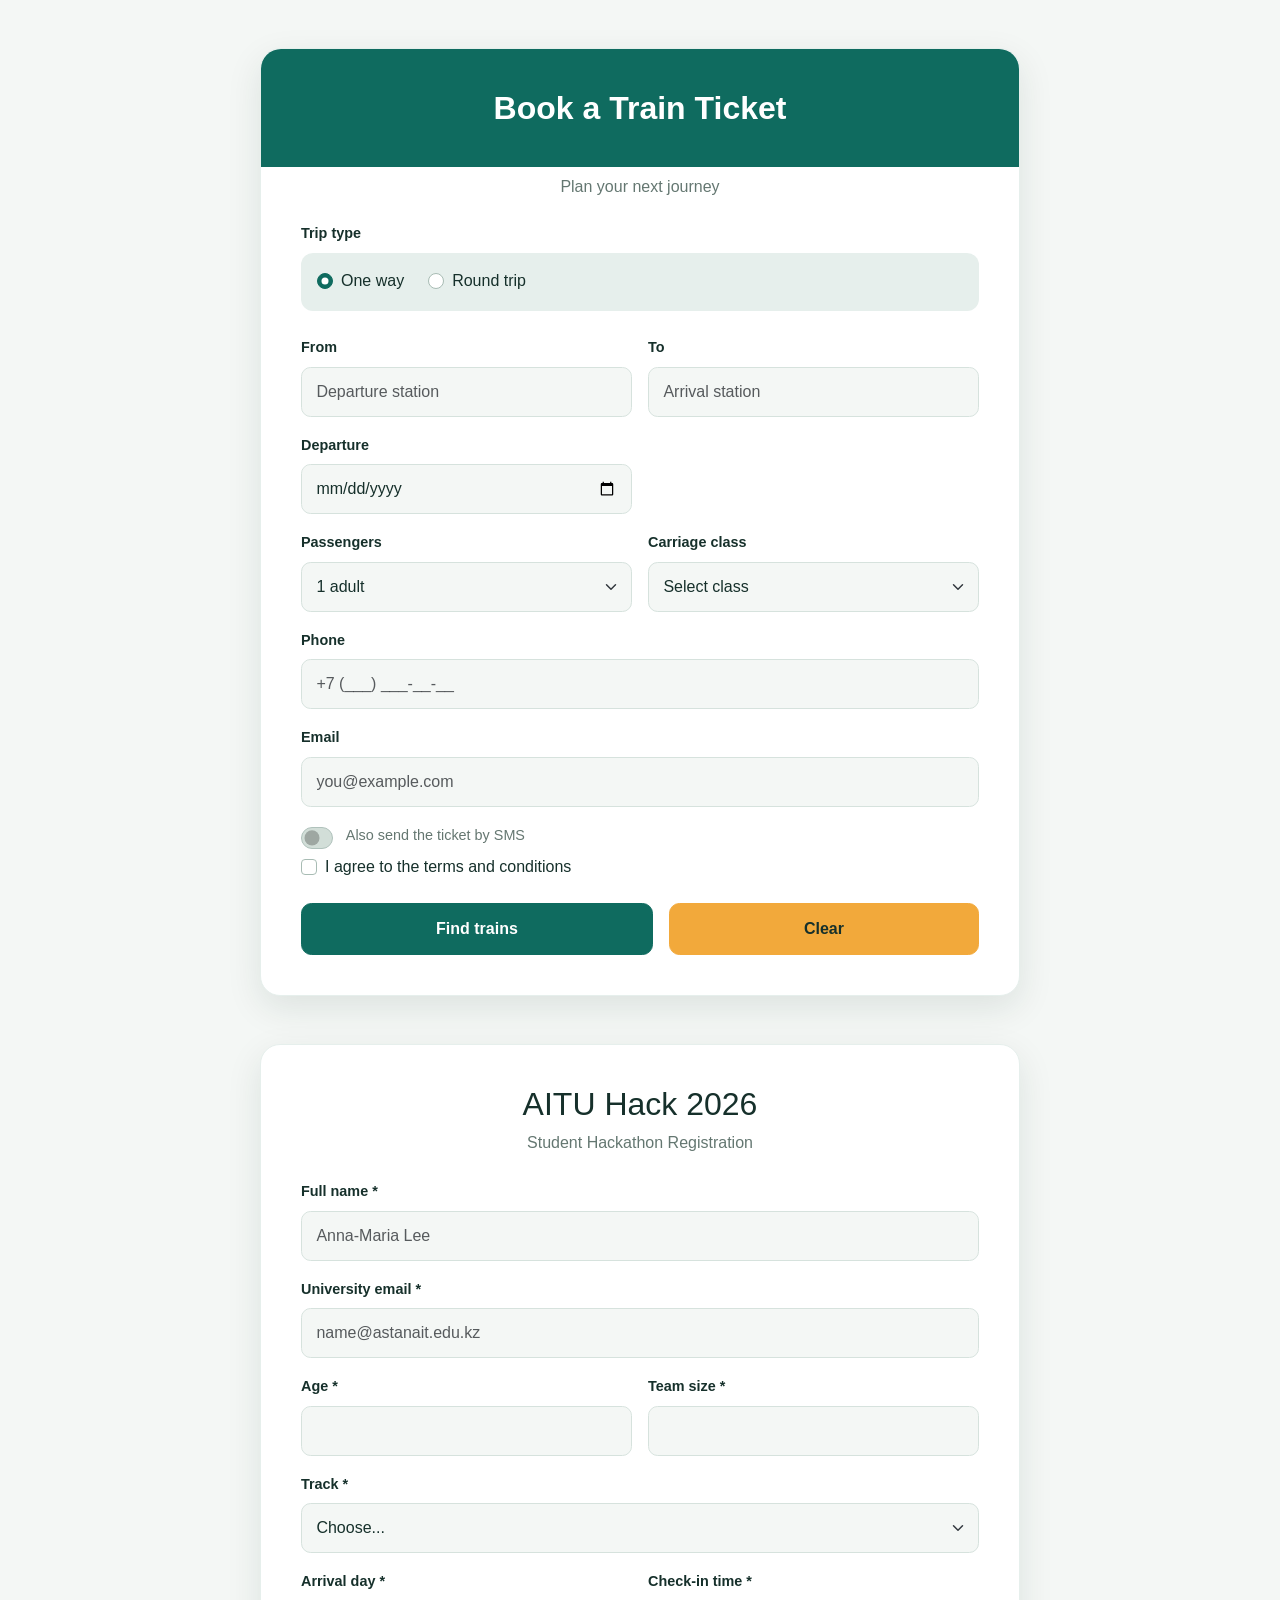
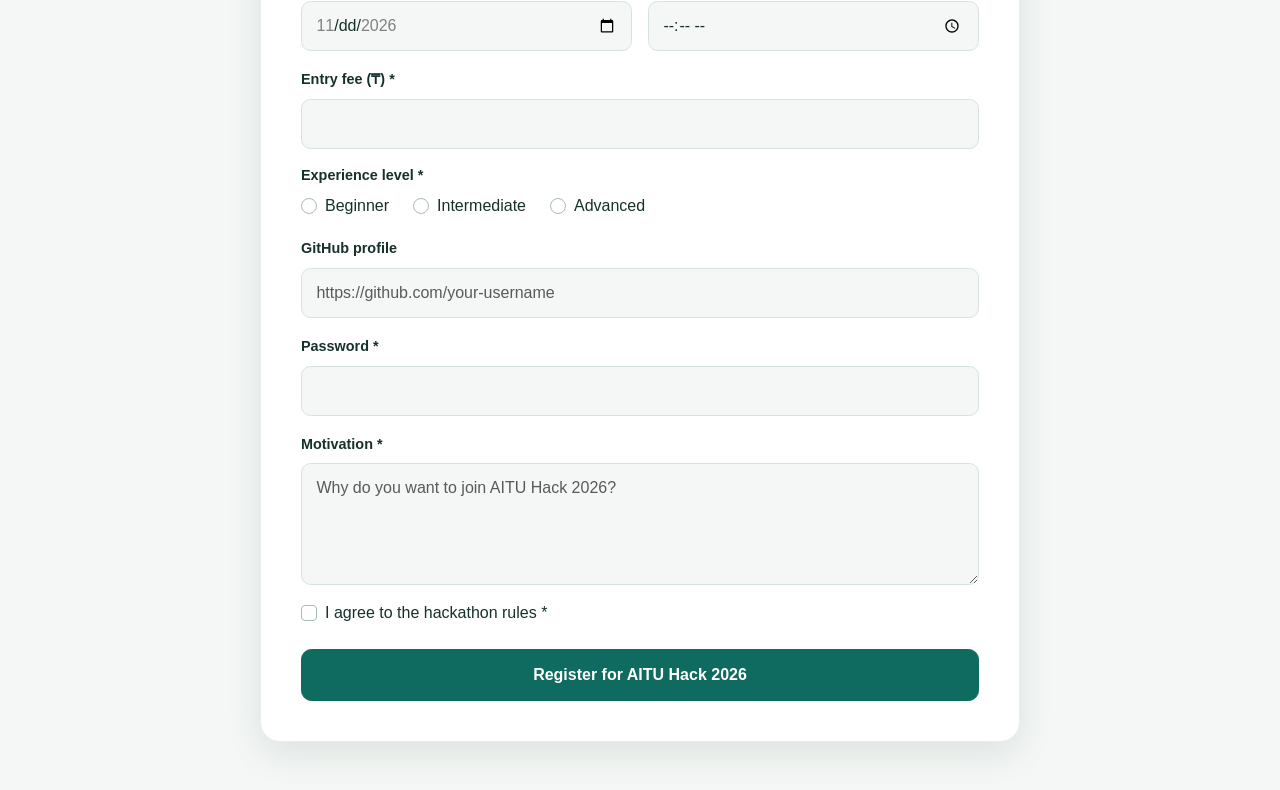
<file: index.html>
<!DOCTYPE html>
<html lang="en">

<head>
    <meta charset="UTF-8">
    <meta name="viewport" content="width=device-width, initial-scale=1">
    <title>Book a Train Ticket</title>

    <link href="https://cdn.jsdelivr.net/npm/bootstrap@5.3.3/dist/css/bootstrap.min.css" rel="stylesheet">
    <link href="https://fonts.googleapis.com/css2?family=Montserrat:wght@400;500;600;700&display=swap" rel="stylesheet">
    <link rel="stylesheet" href="style.css">
</head>

<body>
    <main class="container py-5">
        <div class="train-booking-card mx-auto">
            <h1 class="text-center mb-2">Book a Train Ticket</h1>
            <p class="text-center booking-subtitle mb-4">Plan your next journey</p>

            <form id="trainForm">
                <fieldset class="mb-4">
                    <legend class="form-label">Trip type</legend>
                    <div class="trip-type-options d-flex gap-4">
                        <div class="form-check">
                            <input class="form-check-input" type="radio" name="tripType" id="oneWay" value="oneWay" checked>
                            <label class="form-check-label" for="oneWay">One way</label>
                        </div>
                        <div class="form-check">
                            <input class="form-check-input" type="radio" name="tripType" id="roundTrip" value="roundTrip">
                            <label class="form-check-label" for="roundTrip">Round trip</label>
                        </div>
                    </div>
                </fieldset>

                <div class="row g-3 mb-3">
                    <div class="col-12 col-md-6">
                        <label for="from" class="form-label">From</label>
                        <input type="text" class="form-control" id="from" name="from" placeholder="Departure station" required>
                    </div>
                    <div class="col-12 col-md-6">
                        <label for="to" class="form-label">To</label>
                        <input type="text" class="form-control" id="to" name="to" placeholder="Arrival station" required>
                    </div>
                </div>

                <div class="row g-3 mb-3">
                    <div class="col-12 col-md-6">
                        <label for="departure" class="form-label">Departure</label>
                        <input type="date" class="form-control" id="departure" name="departure" required>
                    </div>
                    <div class="col-12 col-md-6" id="returnGroup" hidden>
                        <label for="returnDate" class="form-label">Return date</label>
                        <input type="date" class="form-control" id="returnDate" name="returnDate">
                    </div>
                </div>

                <div class="row g-3 mb-3">
                    <div class="col-12 col-md-6">
                        <label for="passengers" class="form-label">Passengers</label>
                        <select class="form-select" id="passengers" name="passengers">
                            <option value="1" selected>1 adult</option>
                            <option value="2">2 adults</option>
                            <option value="3">3 adults</option>
                            <option value="4">4 adults</option>
                            <option value="5">5 adults</option>
                            <option value="6">6 adults</option>
                        </select>
                    </div>
                    <div class="col-12 col-md-6">
                        <label for="carriage" class="form-label">Carriage class</label>
                        <select class="form-select" id="carriage" name="carriage" required>
                            <option value="" selected disabled>Select class</option>
                            <option value="economy">Sleep</option>
                            <option value="business">Coupe</option>
                            <option value="first">Seat</option>
                        </select>
                    </div>
                </div>

                <div class="mb-3">
                    <label for="phone" class="form-label">Phone</label>
                    <input type="tel" class="form-control" id="phone" name="phone" autocomplete="tel" placeholder="+7 (___) ___-__-__" required>
                </div>

                <div class="mb-3">
                    <label for="email" class="form-label">Email</label>
                    <input type="email" class="form-control" id="email" name="email" autocomplete="email" placeholder="you@example.com" required>
                </div>

                <div class="form-check form-switch mb-2">
                    <input class="form-check-input train-switch-input" type="checkbox" role="switch" id="smsTicketSwitch" name="smsTicket">
                    <label class="form-check-label train-checkbox-label" for="smsTicketSwitch">
                        Also send the ticket by SMS
                    </label>
                </div>

                <div class="form-check mb-4">
                    <input class="form-check-input" type="checkbox" id="agreement" name="agreement" required>
                    <label class="form-check-label" for="agreement">
                        I agree to the terms and conditions
                    </label>
                </div>

                <div class="d-flex flex-column flex-sm-row gap-3">
                    <button type="submit" class="btn find-trains-button flex-grow-1">
                        Find trains
                    </button>
                    <button type="reset" class="btn clear-booking-form-button flex-grow-1">
                        Clear
                    </button>
                </div>
            </form>
        </div>

        <section class="hackathon-registration-card mx-auto mt-5">
            <h2 class="text-center mb-2">AITU Hack 2026</h2>
            <p class="text-center booking-subtitle mb-4">Student Hackathon Registration</p>

            <form id="hackathonRegistrationForm" novalidate>
                <div class="mb-3">
                    <label for="fullName" class="form-label">Full name *</label>
                    <input type="text" class="form-control" id="fullName" name="fullName" minlength="2" maxlength="40" required placeholder="Anna-Maria Lee">
                    <div class="invalid-feedback">Enter a name between 2 and 40 characters.</div>
                </div>

                <div class="mb-3">
                    <label for="universityEmail" class="form-label">University email *</label>
                    <input type="email" class="form-control" id="universityEmail" name="universityEmail" required placeholder="name@astanait.edu.kz">
                    <div class="invalid-feedback">Enter a valid email address.</div>
                </div>

                <div class="row g-3 mb-3">
                    <div class="col-12 col-md-6">
                        <label for="hackathonAge" class="form-label">Age *</label>
                        <input type="number" class="form-control" id="hackathonAge" name="age" min="16" max="30" step="1" required>
                        <div class="invalid-feedback">Age must be from 16 to 30.</div>
                    </div>

                    <div class="col-12 col-md-6">
                        <label for="teamSize" class="form-label">Team size *</label>
                        <input type="number" class="form-control" id="teamSize" name="teamSize" min="1" max="4" step="1" required>
                        <div class="invalid-feedback">Choose 1–4 team members.</div>
                    </div>
                </div>

                <div class="mb-3">
                    <label for="hackathonTrack" class="form-label">Track *</label>
                    <select class="form-select" id="hackathonTrack" name="track" required>
                        <option value="" selected disabled>Choose...</option>
                        <option value="Web">Web</option>
                        <option value="Mobile">Mobile</option>
                        <option value="AI">AI</option>
                        <option value="GameDev">GameDev</option>
                    </select>
                    <div class="invalid-feedback">Choose a track.</div>
                </div>

                <div class="row g-3 mb-3">
                    <div class="col-12 col-md-6">
                        <label for="arrivalDay" class="form-label">Arrival day *</label>
                        <input type="date" class="form-control" id="arrivalDay" name="arrivalDay" min="2026-11-20" max="2026-11-22" required>
                        <div class="invalid-feedback">Choose November 20–22, 2026.</div>
                    </div>

                    <div class="col-12 col-md-6">
                        <label for="checkInTime" class="form-label">Check-in time *</label>
                        <input type="time" class="form-control" id="checkInTime" name="checkInTime" min="09:00" max="18:00" step="1800" required>
                        <div class="invalid-feedback">Choose a time from 09:00 to 18:00 in 30-minute steps.</div>
                    </div>
                </div>

                <div class="mb-3">
                    <label for="entryFee" class="form-label">Entry fee (₸) *</label>
                    <input type="number" class="form-control" id="entryFee" name="entryFee" min="0" max="5000" step="500" required>
                    <div class="invalid-feedback">Fee must be 0–5000 ₸ in steps of 500 ₸.</div>
                </div>

                <fieldset class="mb-3">
                    <legend class="form-label">Experience level *</legend>

                    <div class="d-flex flex-wrap gap-4">
                        <div class="form-check">
                            <input type="radio" class="form-check-input" id="beginner" name="experience" value="Beginner" required>
                            <label class="form-check-label" for="beginner">Beginner</label>
                        </div>

                        <div class="form-check">
                            <input type="radio" class="form-check-input" id="intermediate" name="experience" value="Intermediate" required>
                            <label class="form-check-label" for="intermediate">Intermediate</label>
                        </div>

                        <div class="form-check">
                            <input type="radio" class="form-check-input" id="advanced" name="experience" value="Advanced" required>
                            <label class="form-check-label" for="advanced">Advanced</label>
                        </div>
                    </div>

                    <div class="invalid-feedback">Choose your experience level.</div>
                </fieldset>

                <div class="mb-3">
                    <label for="githubProfile" class="form-label">GitHub profile</label>
                    <input type="url" class="form-control" id="githubProfile" name="githubProfile" placeholder="https://github.com/your-username">
                    <div class="invalid-feedback">Enter a complete URL, including https://.</div>
                </div>

                <div class="mb-3">
                    <label for="hackathonPassword" class="form-label">Password *</label>
                    <input type="password" class="form-control" id="hackathonPassword" name="password" minlength="8" maxlength="20" required>
                    <div class="invalid-feedback">Password must be 8–20 characters.</div>
                </div>

                <div class="mb-3">
                    <label for="motivation" class="form-label">Motivation *</label>
                    <textarea class="form-control" id="motivation" name="motivation" minlength="50" maxlength="300" rows="4" required placeholder="Why do you want to join AITU Hack 2026?"></textarea>
                    <div class="invalid-feedback">Write between 50 and 300 characters.</div>
                </div>

                <div class="form-check mb-4">
                    <input type="checkbox" class="form-check-input" id="hackathonAgreement" name="hackathonAgreement" required>
                    <label class="form-check-label" for="hackathonAgreement">
                        I agree to the hackathon rules *
                    </label>
                    <div class="invalid-feedback">You must agree to the rules.</div>
                </div>

                <button type="submit" class="btn find-trains-button w-100">
                    Register for AITU Hack 2026
                </button>
            </form>
        </section>
    </main>

    <script>
        const form = document.getElementById('trainForm');
        const oneWay = document.getElementById('oneWay');
        const roundTrip = document.getElementById('roundTrip');
        const returnGroup = document.getElementById('returnGroup');
        const returnDate = document.getElementById('returnDate');

        function updateTripType() {
            const isRoundTrip = roundTrip.checked;
            returnGroup.hidden = !isRoundTrip;
            returnDate.required = isRoundTrip;
        }

        oneWay.addEventListener('change', updateTripType);
        roundTrip.addEventListener('change', updateTripType);

        form.addEventListener('reset', () => {
            setTimeout(updateTripType);
        });

        form.addEventListener('submit', event => {
            event.preventDefault();

            if (form.checkValidity()) {
                alert('Your form is valid!');
            } else {
                form.reportValidity();
            }
        });

        const hackathonForm = document.getElementById('hackathonRegistrationForm');

        hackathonForm.addEventListener('submit', event => {
            event.preventDefault();

            if (!hackathonForm.checkValidity()) {
                event.stopPropagation();
            } else {
                alert('Your hackathon registration form is valid!');
            }

            hackathonForm.classList.add('was-validated');
        });
    </script>
</body>

</html>
</file>
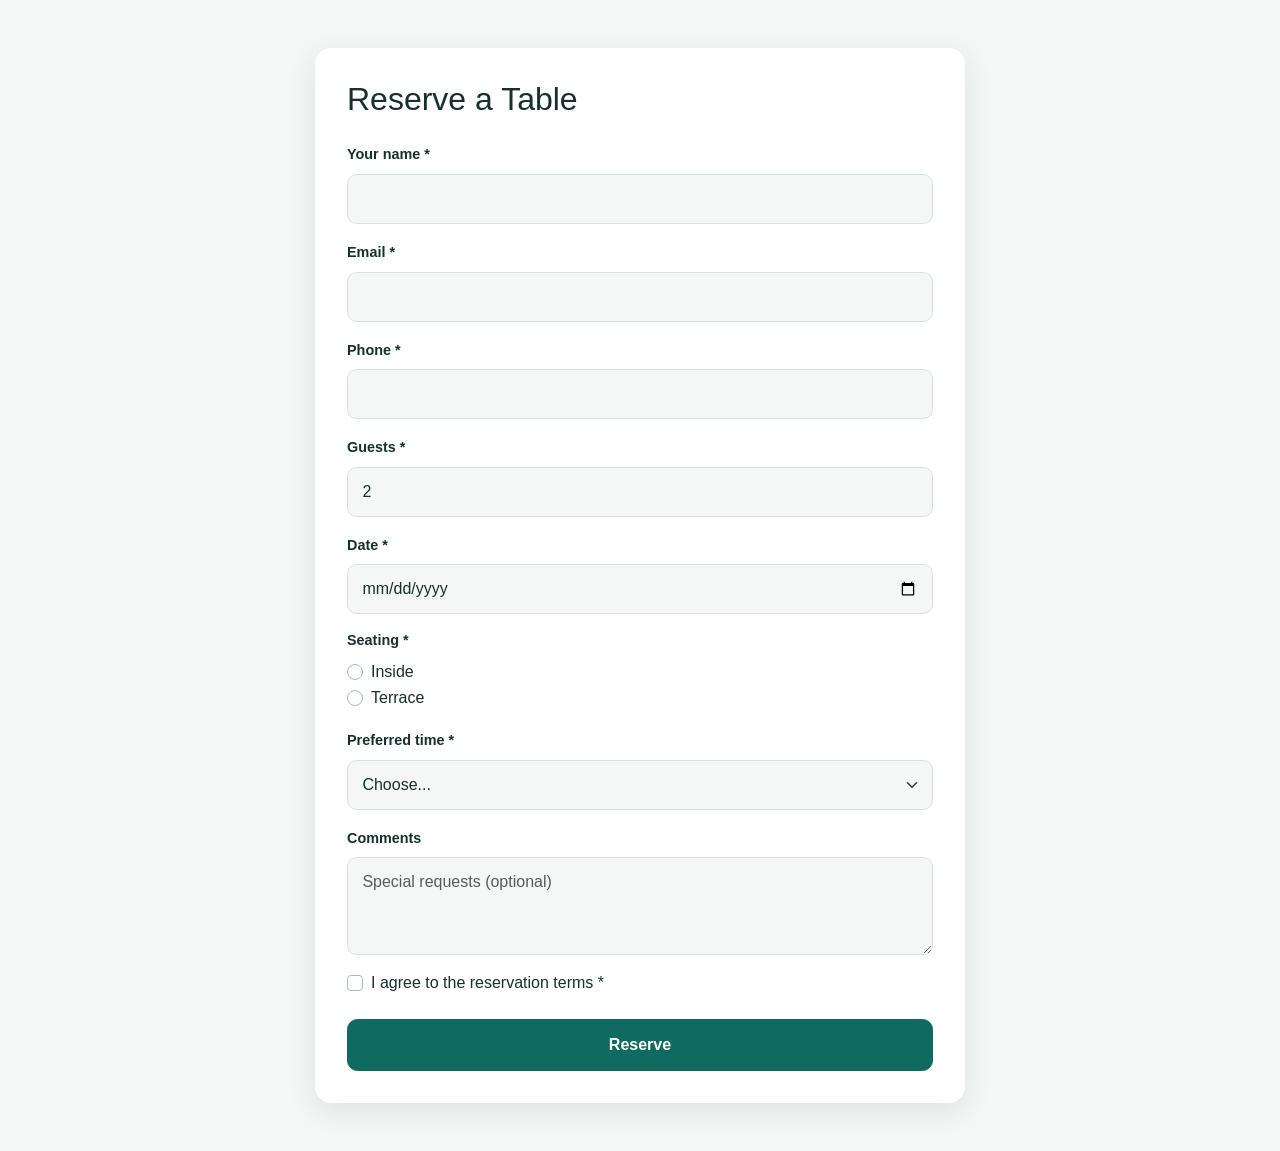
<file: task3.html>
<!DOCTYPE html>
<html lang="en">

<head>
    <meta charset="UTF-8">
    <meta name="viewport" content="width=device-width, initial-scale=1">
    <title>Reserve a Table</title>
    <link href="https://cdn.jsdelivr.net/npm/bootstrap@5.3.3/dist/css/bootstrap.min.css" rel="stylesheet">
    <link rel="stylesheet" href="style.css">
</head>

<body>
    <main class="container py-5">
        <section class="reservation-card mx-auto">
            <h1 class="h2 mb-4">Reserve a Table</h1>

            <form action="#" method="get">
                <div class="mb-3">
                    <label for="customerName" class="form-label">Your name *</label>
                    <input type="text" class="form-control" id="customerName" name="customerName" autocomplete="name" required>
                </div>

                <div class="mb-3">
                    <label for="customerEmail" class="form-label">Email *</label>
                    <input type="email" class="form-control" id="customerEmail" name="customerEmail" autocomplete="email" required>
                </div>

                <div class="mb-3">
                    <label for="phone" class="form-label">Phone *</label>
                    <input type="tel" class="form-control" id="phone" name="phone" autocomplete="tel" required>
                </div>

                <div class="mb-3">
                    <label for="guests" class="form-label">Guests *</label>
                    <input type="number" class="form-control" id="guests" name="guests" min="1" max="20" step="1" value="2" required>
                </div>

                <div class="mb-3">
                    <label for="reservationDate" class="form-label">Date *</label>
                    <input type="date" class="form-control" id="reservationDate" name="reservationDate" required>
                </div>

                <fieldset class="mb-3">
                    <legend class="form-label">Seating *</legend>

                    <div class="form-check">
                        <input type="radio" class="form-check-input" id="inside" name="seating" value="inside" required>
                        <label class="form-check-label" for="inside">
                            Inside
                        </label>
                    </div>

                    <div class="form-check">
                        <input type="radio" class="form-check-input" id="terrace" name="seating" value="terrace" required>
                        <label class="form-check-label" for="terrace">
                            Terrace
                        </label>
                    </div>
                </fieldset>

                <div class="mb-3">
                    <label for="meal" class="form-label">Preferred time *</label>
                    <select class="form-select" id="meal" name="meal" required>
                        <option value="" selected disabled>Choose...</option>
                        <option value="lunch">Lunch</option>
                        <option value="dinner">Dinner</option>
                    </select>
                </div>

                <div class="mb-3">
                    <label for="comments" class="form-label">Comments</label>
                    <textarea class="form-control" id="comments" name="comments" rows="3" placeholder="Special requests (optional)"></textarea>
                </div>

                <div class="form-check mb-4">
                    <input type="checkbox" class="form-check-input" id="terms" name="terms" required>
                    <label class="form-check-label" for="terms">
                        I agree to the reservation terms *
                    </label>
                </div>

                <button type="submit" class="btn btn-reserve w-100">
                    Reserve
                </button>
            </form>
        </section>
    </main>
</body>

</html>
</file>
<file: style.css>
:root {
    --green: #0F6B5F;
    --yellow: #F2A93B;
    --dark: #16302B;
    --background: #F4F7F5;
    --light-green: #E6EFEC;
}

body {
    font-family: 'Montserrat', sans-serif;
    background-color: var(--background);
    color: var(--dark);
}

.train-booking-card {
    --booking-card-padding: clamp(1.25rem, 4vw, 2.5rem);
    max-width: 760px;
    padding: var(--booking-card-padding);
    background-color: #fff;
    border: 1px solid var(--light-green);
    border-radius: 1.25rem;
    box-shadow: 0 12px 35px rgba(22, 48, 43, 0.10);
}

.train-booking-card h1 {
    margin: calc(var(--booking-card-padding) * -1) calc(var(--booking-card-padding) * -1) 0.5rem;
    padding: var(--booking-card-padding);
    font-size: clamp(1.5rem, 4vw, 2rem);
    font-weight: 700;
    color: #fff;
    background-color: var(--green);
    border-radius: 1.25rem 1.25rem 0 0;
}

.booking-subtitle {
    color: #647771;
}

.form-label,
legend {
    font-size: 0.9rem;
    font-weight: 600;
    color: var(--dark);
}

legend {
    float: none;
    width: auto;
    margin-bottom: 0.75rem;
}

.form-control,
.form-select {
    min-height: 48px;
    padding: 0.75rem 0.9rem;
    color: var(--dark);
    background-color: var(--background);
    border: 1px solid #d6e2dd;
    border-radius: 0.65rem;
}

.form-control:focus,
.form-select:focus,
.form-check-input:focus {
    border-color: var(--green);
    box-shadow: 0 0 0 0.2rem rgba(15, 107, 95, 0.15);
}

.form-check-input {
    border-color: #a8bcb4;
}

.form-check-input:checked {
    background-color: var(--green);
    border-color: var(--green);
}

.trip-type-options {
    padding: 1rem;
    background-color: var(--light-green);
    border-radius: 0.75rem;
}

.btn {
    min-height: 48px;
    padding: 0.8rem 1.25rem;
    border-radius: 0.65rem;
    font-family: inherit;
    font-weight: 700;
    transition: background-color 0.2s, transform 0.2s;
}

.find-trains-button {
    color: #fff;
    background-color: var(--green);
    border: 1px solid var(--green);
}

.find-trains-button:hover {
    color: #fff;
    background-color: #0b554c;
    border-color: #0b554c;
}

.clear-booking-form-button {
    color: var(--dark);
    background-color: var(--yellow);
    border: 1px solid var(--yellow);
}

.clear-booking-form-button:hover {
    color: var(--dark);
    background-color: #e49a28;
    border-color: #e49a28;
}

.btn:focus-visible {
    outline: 3px solid var(--yellow);
    outline-offset: 3px;
}

[hidden] {
    display: none !important;
}

.train-switch-input {
    width: 2.75rem;
    height: 1.35rem;
    background-color: #d2ded8;
    border-color: #b0c2bc;
    cursor: pointer;
}

.train-switch-input:checked {
    background-color: #0F6B5F;
    border-color: #0F6B5F;
}

.train-checkbox-label {
    font-size: 0.9rem;
    color: #657771;
    cursor: pointer;
    margin-left: 0.3rem;
}

.hackathon-registration-card {
    max-width: 760px;
    padding: clamp(1.25rem, 4vw, 2.5rem);
    background-color: #fff;
    border: 1px solid var(--light-green);
    border-radius: 1.25rem;
    box-shadow: 0 12px 35px rgba(22, 48, 43, 0.10);
}

.hackathon-registration-card input,
.hackathon-registration-card select,
.hackathon-registration-card textarea {
    color: var(--dark);
}

.hackathon-registration-card input:focus,
.hackathon-registration-card select:focus,
.hackathon-registration-card textarea:focus {
    border-color: var(--green);
    box-shadow: 0 0 0 0.2rem rgba(15, 107, 95, 0.15);
}

.hackathon-registration-card input:user-invalid,
.hackathon-registration-card select:user-invalid,
.hackathon-registration-card textarea:user-invalid {
    border-color: #dc3545;
}

.hackathon-registration-card input:user-invalid~.invalid-feedback,
.hackathon-registration-card select:user-invalid~.invalid-feedback,
.hackathon-registration-card textarea:user-invalid~.invalid-feedback {
    display: block;
}

.hackathon-registration-card input:user-valid,
.hackathon-registration-card select:user-valid,
.hackathon-registration-card textarea:user-valid {
    border-color: #198754;
}

body {
    background-color: #f4f7f5;
    color: #16302b;
    font-family: Arial, sans-serif;
}

.reservation-card {
    max-width: 650px;
    padding: 2rem;
    background: white;
    border-radius: 1rem;
    box-shadow: 0 8px 28px rgba(22, 48, 43, 0.1);
}

.form-control,
.form-select {
    border-radius: 0.6rem;
}

.form-control:focus,
.form-select:focus,
.form-check-input:focus {
    border-color: #0f6b5f;
    box-shadow: 0 0 0 0.2rem rgba(15, 107, 95, 0.2);
}

.btn-reserve {
    background-color: #0f6b5f;
    color: white;
    border: 1px solid #0f6b5f;
}

.btn-reserve:hover {
    background-color: #16302b;
    color: white;
}

.btn:focus-visible {
    outline: 3px solid #f2a93b;
    outline-offset: 3px;
}
</file>
